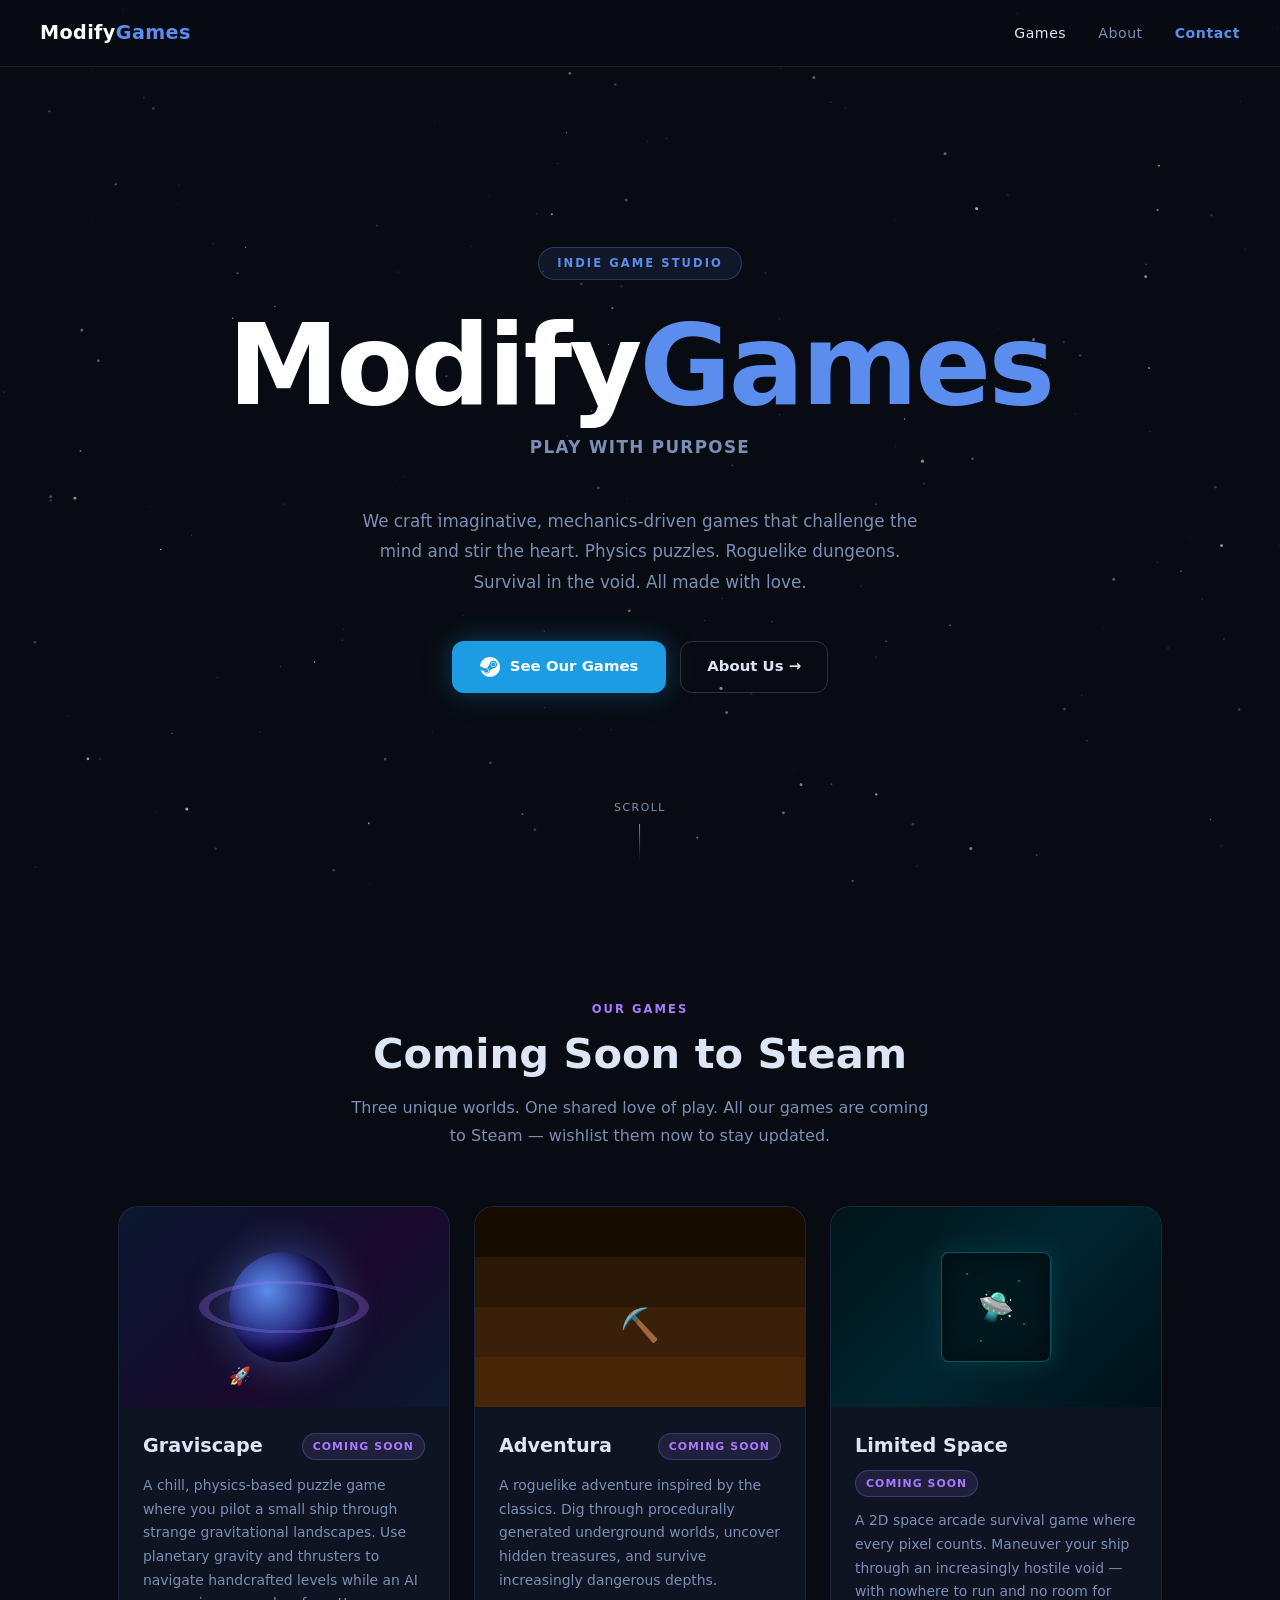
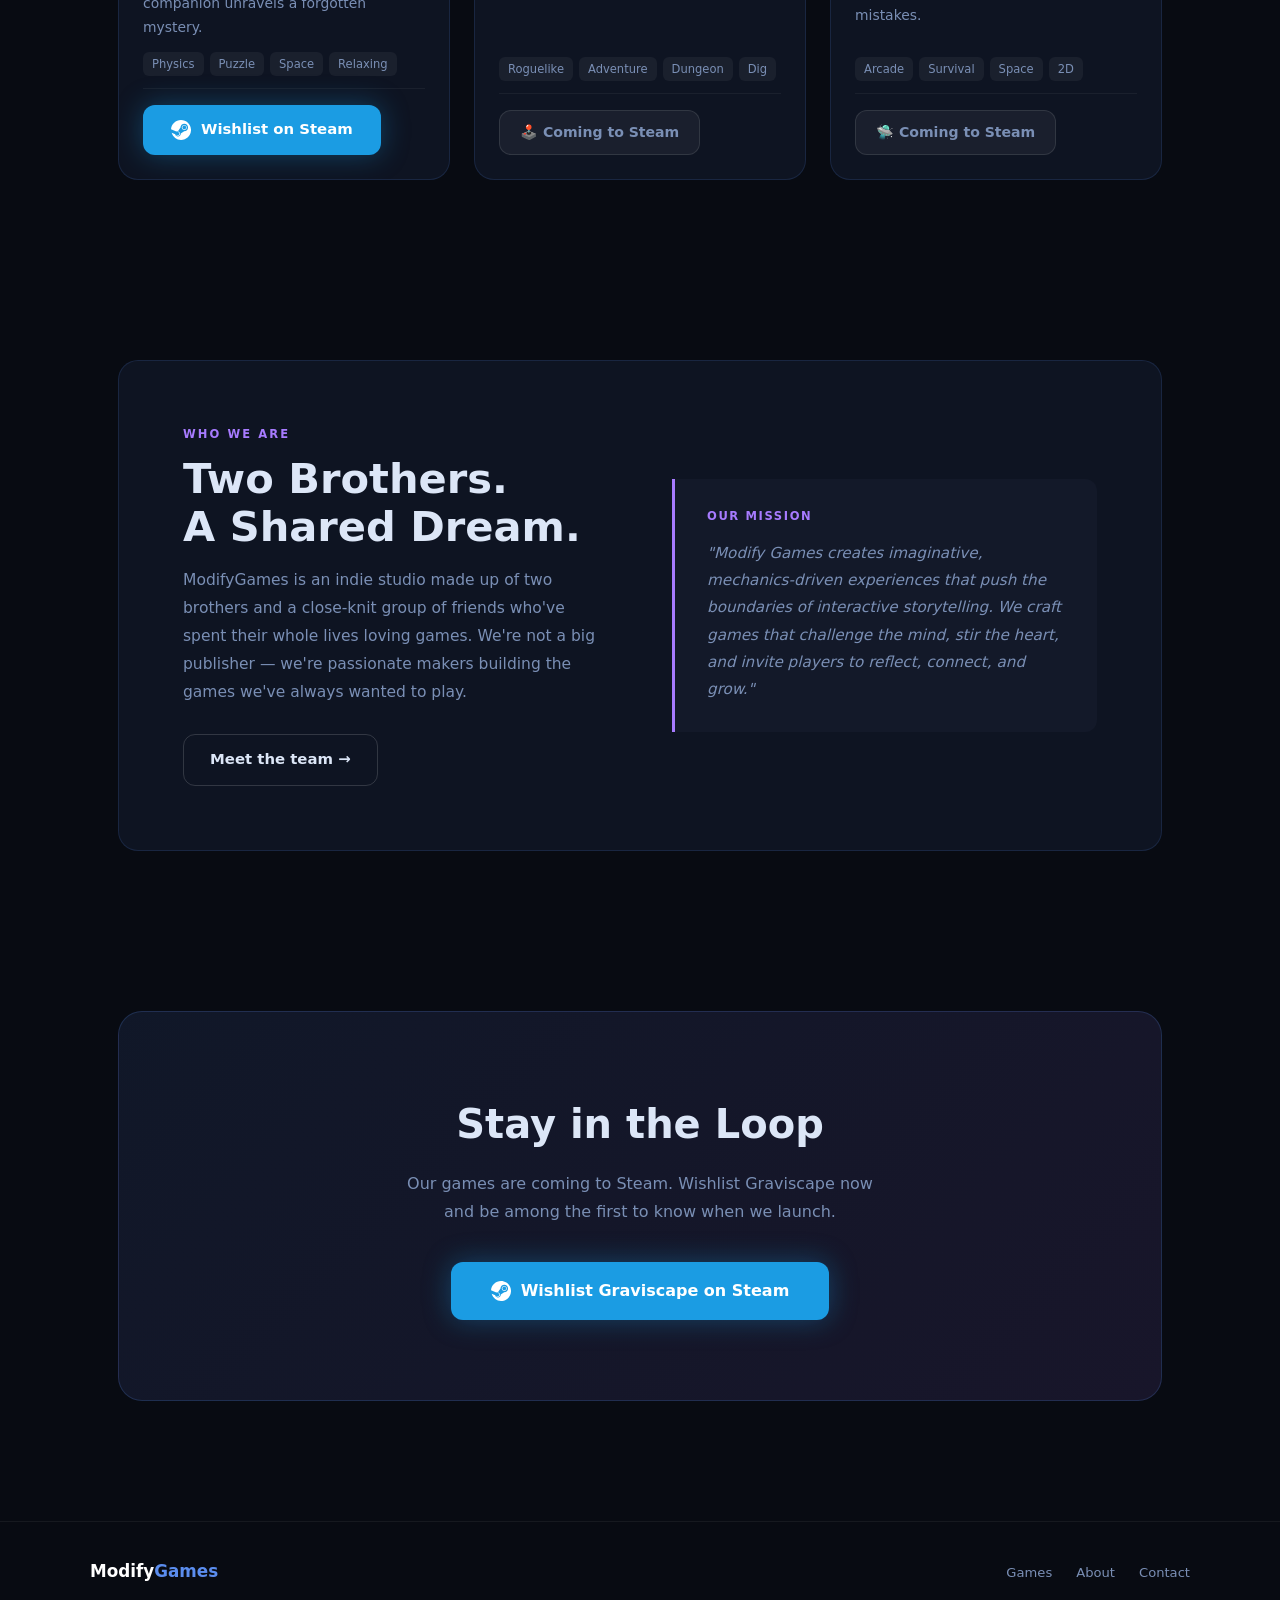
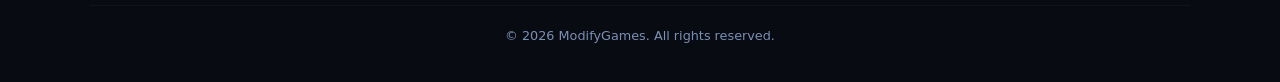
<file: index.html>
<!DOCTYPE html>
<html lang="en">
<head>
  <meta charset="UTF-8" />
  <meta name="viewport" content="width=device-width, initial-scale=1.0" />
  <title>ModifyGames — Play with Purpose</title>
  <link rel="stylesheet" href="css/base.css" />
  <link rel="stylesheet" href="css/home.css" />
</head>
<body>

<!-- Fixed starfield background (animated by js/stars.js) -->
<canvas id="stars"></canvas>


<!-- ============================================================
     NAVIGATION
     Edit nav links and logo in base.css + below
     ============================================================ -->
<nav>
  <div class="nav-inner">
    <a href="index.html" class="nav-logo">Modify<span>Games</span></a>

    <ul class="nav-links">
      <li><a href="#games" class="active">Games</a></li>
      <li><a href="about.html">About</a></li>
      <li class="nav-highlight"><a href="contact.html">Contact</a></li>
    </ul>

    <button class="nav-hamburger" id="nav-hamburger" aria-label="Open menu" aria-expanded="false">
      <span></span>
      <span></span>
      <span></span>
    </button>
  </div>

  <!-- Mobile dropdown menu -->
  <div class="nav-mobile" id="nav-mobile">
    <a href="#games">Games</a>
    <a href="about.html">About</a>
    <a href="contact.html">Contact</a>
  </div>
</nav>


<!-- ============================================================
     HERO TEXT
     Edit: eyebrow label, headline, tagline, description, buttons
     ============================================================ -->
<section class="hero">

  <!-- Small label above headline -->
  <span class="hero-eyebrow">Indie Game Studio</span>

  <!-- Main headline -->
  <h1><span>Modify</span><span class="hero-games">Games</span></h1>

  <!-- Slogan / tagline -->
  <p class="hero-tagline">Play with Purpose</p>

  <!-- Supporting description -->
  <p>
    We craft imaginative, mechanics-driven games that challenge the mind
    and stir the heart. Physics puzzles. Roguelike dungeons. Survival in
    the void. All made with love.
  </p>

  <!-- Call-to-action buttons -->
  <div class="btn-group">
    <a href="#games" class="btn-steam">
      <!-- Steam icon SVG -->
      <svg class="steam-icon" viewBox="0 0 24 24" xmlns="http://www.w3.org/2000/svg">
        <path d="M11.979 0C5.678 0 .511 4.86.022 11.037l6.432 2.658c.545-.371 1.203-.59 1.912-.59.063 0 .125.004.188.006l2.861-4.142V8.91c0-2.495 2.028-4.524 4.524-4.524 2.494 0 4.524 2.031 4.524 4.527s-2.03 4.525-4.524 4.525h-.105l-4.076 2.911c0 .052.004.105.004.159 0 1.875-1.515 3.396-3.391 3.396-1.635 0-3.016-1.173-3.338-2.727L.783 15.392C2.348 20.405 6.796 24 12.027 24c6.628 0 11.99-5.362 11.99-11.99C24.017 5.363 18.628 0 11.979 0zM7.54 18.21l-1.473-.61c.262.543.714.999 1.314 1.25 1.297.539 2.793-.076 3.332-1.375.263-.63.264-1.319.005-1.949s-.75-1.121-1.377-1.383c-.624-.26-1.29-.249-1.878-.03l1.523.63c.956.4 1.409 1.5 1.009 2.455-.397.957-1.497 1.41-2.455 1.012H7.54zm11.415-9.303c0-1.662-1.353-3.015-3.015-3.015-1.665 0-3.015 1.353-3.015 3.015 0 1.665 1.35 3.015 3.015 3.015 1.663 0 3.015-1.35 3.015-3.015zm-5.273-.005c0-1.252 1.013-2.266 2.265-2.266 1.249 0 2.266 1.014 2.266 2.266 0 1.251-1.017 2.265-2.266 2.265-1.252 0-2.265-1.014-2.265-2.265z"/>
      </svg>
      See Our Games
    </a>
    <a href="about.html" class="btn-secondary">About Us →</a>
  </div>

  <!-- Scroll indicator arrow -->
  <a href="#games" class="scroll-hint" aria-label="Scroll down">scroll</a>

</section>


<!-- ============================================================
     GAMES SECTION
     Edit individual game cards below.
     Each game block is clearly labelled — find the game you want
     to edit and change the title, description, tags, or links.
     ============================================================ -->
<section class="games-section" id="games">
  <div class="container">

    <!-- Section heading -->
    <div class="text-center">
      <span class="section-eyebrow">Our Games</span>
      <h2 class="section-title">Coming Soon to Steam</h2>
      <p class="section-subtitle">
        Three unique worlds. One shared love of play.
        All our games are coming to Steam — wishlist them now to stay updated.
      </p>
    </div>

    <!-- Games grid — 3 cards -->
    <div class="games-grid">


      <!-- ── GAME CARD: GRAVISCAPE ─────────────────────────────── -->
      <div class="game-card">

        <!-- Visual illustration area -->
        <div class="game-visual game-visual--graviscape">
          <div class="planet-wrap">
            <div class="planet"></div>
            <div class="planet-ring"></div>
            <span class="ship-orbit">🚀</span>
          </div>
        </div>

        <div class="game-info">
          <div class="game-header">
            <!-- Game title -->
            <h3 class="game-title">Graviscape</h3>
            <!-- Status badge -->
            <span class="game-status game-status--soon">Coming Soon</span>
          </div>

          <!-- Short description (1-3 sentences) -->
          <p class="game-desc">
            A chill, physics-based puzzle game where you pilot a small ship
            through strange gravitational landscapes. Use planetary gravity
            and thrusters to navigate handcrafted levels while an AI companion
            unravels a forgotten mystery.
          </p>

          <!-- Genre tags -->
          <div class="game-tags">
            <span class="tag">Physics</span>
            <span class="tag">Puzzle</span>
            <span class="tag">Space</span>
            <span class="tag">Relaxing</span>
          </div>

          <!-- Steam link — replace href with actual Steam URL -->
          <div class="game-footer">
            <a href="https://store.steampowered.com/app/3608000/Graviscape/"
               target="_blank" rel="noopener" class="btn-steam">
              <svg class="steam-icon" viewBox="0 0 24 24" xmlns="http://www.w3.org/2000/svg">
                <path d="M11.979 0C5.678 0 .511 4.86.022 11.037l6.432 2.658c.545-.371 1.203-.59 1.912-.59.063 0 .125.004.188.006l2.861-4.142V8.91c0-2.495 2.028-4.524 4.524-4.524 2.494 0 4.524 2.031 4.524 4.527s-2.03 4.525-4.524 4.525h-.105l-4.076 2.911c0 .052.004.105.004.159 0 1.875-1.515 3.396-3.391 3.396-1.635 0-3.016-1.173-3.338-2.727L.783 15.392C2.348 20.405 6.796 24 12.027 24c6.628 0 11.99-5.362 11.99-11.99C24.017 5.363 18.628 0 11.979 0zM7.54 18.21l-1.473-.61c.262.543.714.999 1.314 1.25 1.297.539 2.793-.076 3.332-1.375.263-.63.264-1.319.005-1.949s-.75-1.121-1.377-1.383c-.624-.26-1.29-.249-1.878-.03l1.523.63c.956.4 1.409 1.5 1.009 2.455-.397.957-1.497 1.41-2.455 1.012H7.54zm11.415-9.303c0-1.662-1.353-3.015-3.015-3.015-1.665 0-3.015 1.353-3.015 3.015 0 1.665 1.35 3.015 3.015 3.015 1.663 0 3.015-1.35 3.015-3.015zm-5.273-.005c0-1.252 1.013-2.266 2.265-2.266 1.249 0 2.266 1.014 2.266 2.266 0 1.251-1.017 2.265-2.266 2.265-1.252 0-2.265-1.014-2.265-2.265z"/>
              </svg>
              Wishlist on Steam
            </a>
          </div>
        </div>
      </div>
      <!-- ── END GRAVISCAPE ──────────────────────────────────────── -->


      <!-- ── GAME CARD: ADVENTURA ──────────────────────────────── -->
      <div class="game-card">

        <!-- Visual illustration area -->
        <div class="game-visual game-visual--adventura">
          <div class="dig-scene">
            <div class="dig-layer"></div>
            <div class="dig-layer"></div>
            <div class="dig-layer"></div>
            <div class="dig-layer"></div>
            <span class="dig-char">⛏️</span>
          </div>
        </div>

        <div class="game-info">
          <div class="game-header">
            <!-- Game title -->
            <h3 class="game-title">Adventura</h3>
            <!-- Status badge -->
            <span class="game-status game-status--soon">Coming Soon</span>
          </div>

          <!-- Short description (1-3 sentences) -->
          <p class="game-desc">
            A roguelike adventure inspired by the classics. Dig through
            procedurally generated underground worlds, uncover hidden
            treasures, and survive increasingly dangerous depths.
          </p>

          <!-- Genre tags -->
          <div class="game-tags">
            <span class="tag">Roguelike</span>
            <span class="tag">Adventure</span>
            <span class="tag">Dungeon</span>
            <span class="tag">Dig</span>
          </div>

          <!-- No Steam link yet — update href and swap to btn-steam when available -->
          <div class="game-footer">
            <span class="btn-coming-soon">🕹️ Coming to Steam</span>
          </div>
        </div>
      </div>
      <!-- ── END ADVENTURA ───────────────────────────────────────── -->


      <!-- ── GAME CARD: LIMITED SPACE ──────────────────────────── -->
      <div class="game-card">

        <!-- Visual illustration area -->
        <div class="game-visual game-visual--limitedspace">
          <div class="space-box">
            <!-- Scattered micro-stars inside the box -->
            <span class="space-star" style="top: 18%; left: 22%;"></span>
            <span class="space-star" style="top: 65%; left: 75%;"></span>
            <span class="space-star" style="top: 40%; left: 55%;"></span>
            <span class="space-star" style="top: 80%; left: 35%;"></span>
            <span class="space-star" style="top: 25%; left: 70%;"></span>
            <span class="space-ship">🛸</span>
          </div>
        </div>

        <div class="game-info">
          <div class="game-header">
            <!-- Game title -->
            <h3 class="game-title">Limited Space</h3>
            <!-- Status badge -->
            <span class="game-status game-status--soon">Coming Soon</span>
          </div>

          <!-- Short description (1-3 sentences) -->
          <p class="game-desc">
            A 2D space arcade survival game where every pixel counts.
            Maneuver your ship through an increasingly hostile void —
            with nowhere to run and no room for mistakes.
          </p>

          <!-- Genre tags -->
          <div class="game-tags">
            <span class="tag">Arcade</span>
            <span class="tag">Survival</span>
            <span class="tag">Space</span>
            <span class="tag">2D</span>
          </div>

          <!-- No Steam link yet — update href and swap to btn-steam when available -->
          <div class="game-footer">
            <span class="btn-coming-soon">🛸 Coming to Steam</span>
          </div>
        </div>
      </div>
      <!-- ── END LIMITED SPACE ───────────────────────────────────── -->


    </div><!-- /games-grid -->
  </div><!-- /container -->
</section>


<!-- ============================================================
     ABOUT TEASER TEXT
     Edit the heading, body text, and mission quote below.
     For the full About page, edit about.html.
     ============================================================ -->
<section class="about-teaser">
  <div class="container">
    <div class="about-teaser-inner">

      <!-- Left column: intro text -->
      <div class="about-teaser-text">
        <span class="section-eyebrow">Who We Are</span>
        <h2 class="section-title">Two Brothers.<br/>A Shared Dream.</h2>
        <p>
          ModifyGames is an indie studio made up of two brothers and a close-knit
          group of friends who've spent their whole lives loving games. We're not
          a big publisher — we're passionate makers building the games we've always
          wanted to play.
        </p>
        <a href="about.html" class="btn-secondary">Meet the team →</a>
      </div>

      <!-- Right column: mission statement pull-quote -->
      <div class="mission-quote">
        <p>Our Mission</p>
        <blockquote>
          "Modify Games creates imaginative, mechanics-driven experiences that push the
          boundaries of interactive storytelling. We craft games that challenge the mind,
          stir the heart, and invite players to reflect, connect, and grow."
        </blockquote>
      </div>

    </div>
  </div>
</section>


<!-- ============================================================
     CTA TEXT
     Edit the headline, sub-text, and button label below.
     ============================================================ -->
<section class="cta-section">
  <div class="container">
    <div class="cta-banner">

      <!-- CTA headline -->
      <h2>Stay in the Loop</h2>

      <!-- CTA supporting text -->
      <p>
        Our games are coming to Steam. Wishlist Graviscape now and be among
        the first to know when we launch.
      </p>

      <!-- CTA button — links to Graviscape Steam page -->
      <a href="https://store.steampowered.com/app/3608000/Graviscape/"
         target="_blank" rel="noopener" class="btn-steam" style="font-size:1rem; padding:16px 40px;">
        <svg class="steam-icon" viewBox="0 0 24 24" xmlns="http://www.w3.org/2000/svg">
          <path d="M11.979 0C5.678 0 .511 4.86.022 11.037l6.432 2.658c.545-.371 1.203-.59 1.912-.59.063 0 .125.004.188.006l2.861-4.142V8.91c0-2.495 2.028-4.524 4.524-4.524 2.494 0 4.524 2.031 4.524 4.527s-2.03 4.525-4.524 4.525h-.105l-4.076 2.911c0 .052.004.105.004.159 0 1.875-1.515 3.396-3.391 3.396-1.635 0-3.016-1.173-3.338-2.727L.783 15.392C2.348 20.405 6.796 24 12.027 24c6.628 0 11.99-5.362 11.99-11.99C24.017 5.363 18.628 0 11.979 0zM7.54 18.21l-1.473-.61c.262.543.714.999 1.314 1.25 1.297.539 2.793-.076 3.332-1.375.263-.63.264-1.319.005-1.949s-.75-1.121-1.377-1.383c-.624-.26-1.29-.249-1.878-.03l1.523.63c.956.4 1.409 1.5 1.009 2.455-.397.957-1.497 1.41-2.455 1.012H7.54zm11.415-9.303c0-1.662-1.353-3.015-3.015-3.015-1.665 0-3.015 1.353-3.015 3.015 0 1.665 1.35 3.015 3.015 3.015 1.663 0 3.015-1.35 3.015-3.015zm-5.273-.005c0-1.252 1.013-2.266 2.265-2.266 1.249 0 2.266 1.014 2.266 2.266 0 1.251-1.017 2.265-2.266 2.265-1.252 0-2.265-1.014-2.265-2.265z"/>
        </svg>
        Wishlist Graviscape on Steam
      </a>

    </div>
  </div>
</section>


<!-- ============================================================
     FOOTER
     Edit links and copyright text below.
     ============================================================ -->
<footer>
  <div class="footer-inner">
    <a href="index.html" class="footer-logo">Modify<span>Games</span></a>
    <ul class="footer-links">
      <li><a href="#games">Games</a></li>
      <li><a href="about.html">About</a></li>
      <li><a href="contact.html">Contact</a></li>
    </ul>
    <p class="footer-copy">&copy; 2026 ModifyGames. All rights reserved.</p>
  </div>
</footer>


<script src="js/stars.js"></script>
<script src="js/nav.js"></script>
</body>
</html>
</file>
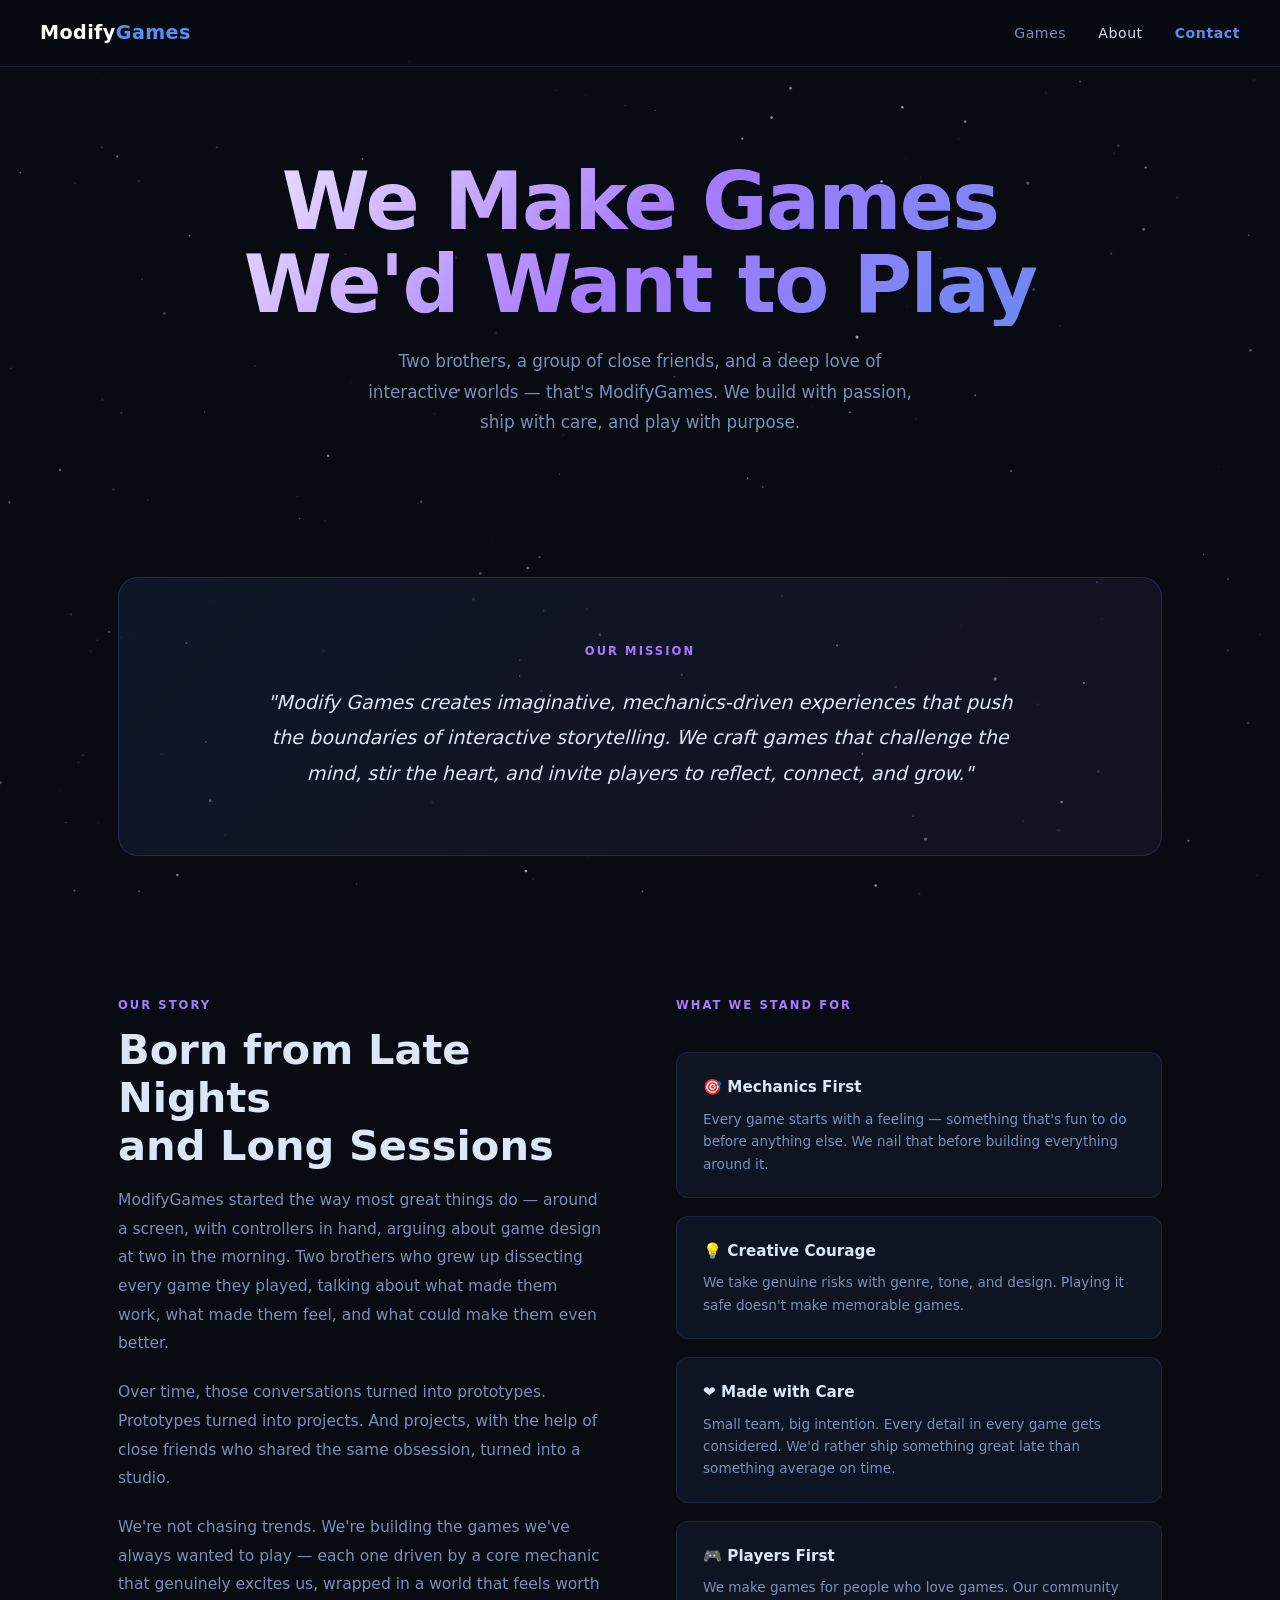
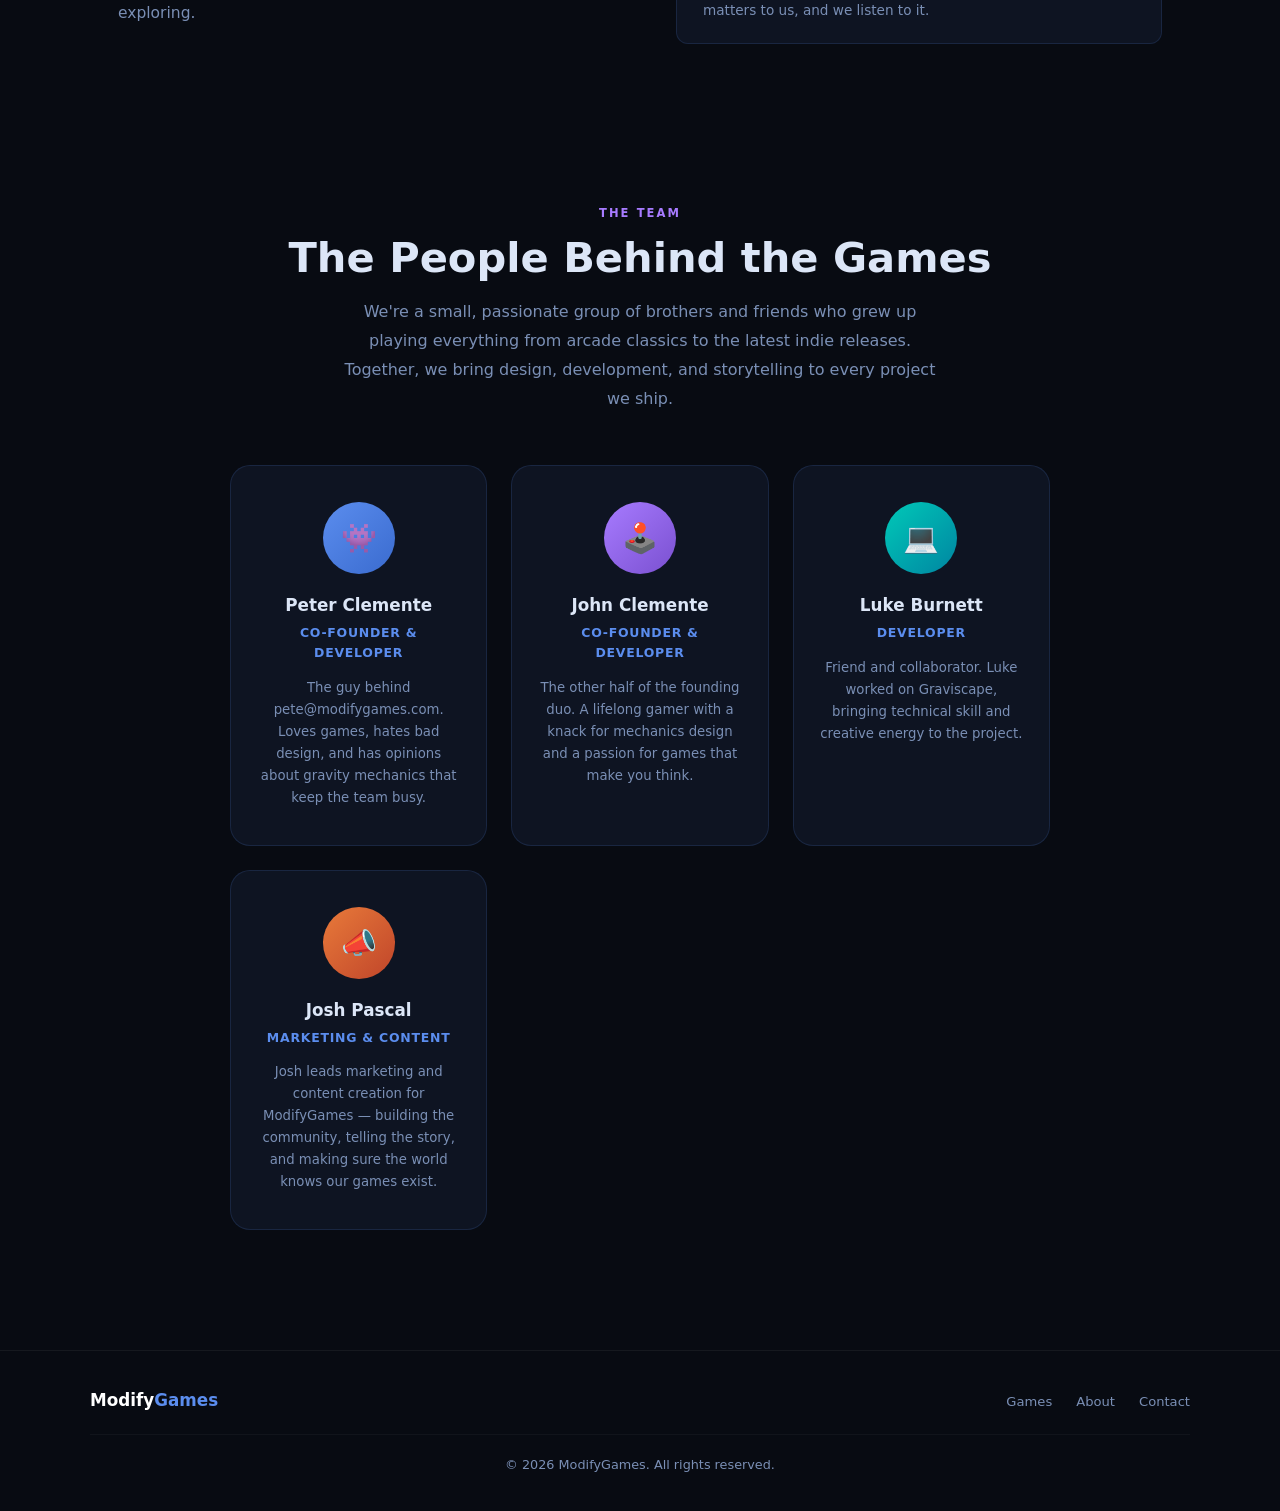
<file: about.html>
<!DOCTYPE html>
<html lang="en">
<head>
  <meta charset="UTF-8" />
  <meta name="viewport" content="width=device-width, initial-scale=1.0" />
  <title>About Us — ModifyGames</title>
  <link rel="stylesheet" href="css/base.css" />
  <link rel="stylesheet" href="css/about.css" />
</head>
<body>

<!-- Fixed starfield background -->
<canvas id="stars"></canvas>


<!-- ============================================================
     NAVIGATION
     ============================================================ -->
<nav>
  <div class="nav-inner">
    <a href="index.html" class="nav-logo">Modify<span>Games</span></a>

    <ul class="nav-links">
      <li><a href="index.html#games">Games</a></li>
      <li><a href="about.html" class="active">About</a></li>
      <li class="nav-highlight"><a href="contact.html">Contact</a></li>
    </ul>

    <button class="nav-hamburger" id="nav-hamburger" aria-label="Open menu" aria-expanded="false">
      <span></span>
      <span></span>
      <span></span>
    </button>
  </div>

  <div class="nav-mobile" id="nav-mobile">
    <a href="index.html#games">Games</a>
    <a href="about.html">About</a>
    <a href="contact.html">Contact</a>
  </div>
</nav>


<!-- ============================================================
     ABOUT HERO TEXT
     Edit: headline and supporting description below.
     ============================================================ -->
<section class="about-hero">
  <div class="container">

    <!-- Page headline -->
    <h1>We Make Games<br/>We'd Want to Play</h1>

    <!-- Supporting description -->
    <p>
      Two brothers, a group of close friends, and a deep love of interactive worlds —
      that's ModifyGames. We build with passion, ship with care, and play with purpose.
    </p>

  </div>
</section>


<!-- ============================================================
     MISSION TEXT
     Edit: the mission statement quote below.
     ============================================================ -->
<section class="mission-section">
  <div class="container">
    <div class="mission-card">

      <span class="section-eyebrow">Our Mission</span>

      <!-- Mission statement — edit this text -->
      <p class="mission-statement">
        "Modify Games creates imaginative, mechanics-driven experiences that push the
        boundaries of interactive storytelling. We craft games that challenge the mind,
        stir the heart, and invite players to reflect, connect, and grow."
      </p>

    </div>
  </div>
</section>


<!-- ============================================================
     STORY TEXT
     Edit: the paragraphs in .story-text and the value cards.
     ============================================================ -->
<section class="story-section">
  <div class="container">
    <div class="story-inner">

      <!-- Left column: story paragraphs -->
      <div class="story-text">
        <span class="section-eyebrow">Our Story</span>
        <h2 class="section-title">Born from Late Nights<br/>and Long Sessions</h2>

        <!-- Edit paragraph text here -->
        <p>
          ModifyGames started the way most great things do — around a screen, with
          controllers in hand, arguing about game design at two in the morning. Two brothers
          who grew up dissecting every game they played, talking about what made them work,
          what made them feel, and what could make them even better.
        </p>
        <p>
          Over time, those conversations turned into prototypes. Prototypes turned into
          projects. And projects, with the help of close friends who shared the same
          obsession, turned into a studio.
        </p>
        <p>
          We're not chasing trends. We're building the games we've always wanted to
          play — each one driven by a core mechanic that genuinely excites us, wrapped
          in a world that feels worth exploring.
        </p>
      </div>

      <!-- Right column: company values -->
      <div class="story-values">
        <span class="section-eyebrow" style="margin-bottom: 20px;">What We Stand For</span>

        <!-- Edit each value card title, icon, and description -->

        <div class="value-card">
          <h3>🎯 Mechanics First</h3>
          <p>Every game starts with a feeling — something that's fun to do before anything else. We nail that before building everything around it.</p>
        </div>

        <div class="value-card">
          <h3>💡 Creative Courage</h3>
          <p>We take genuine risks with genre, tone, and design. Playing it safe doesn't make memorable games.</p>
        </div>

        <div class="value-card">
          <h3>❤️ Made with Care</h3>
          <p>Small team, big intention. Every detail in every game gets considered. We'd rather ship something great late than something average on time.</p>
        </div>

        <div class="value-card">
          <h3>🎮 Players First</h3>
          <p>We make games for people who love games. Our community matters to us, and we listen to it.</p>
        </div>

      </div>

    </div>
  </div>
</section>


<!-- ============================================================
     TEAM MEMBERS
     Edit: names, roles, bios, and avatar emojis for each card.
     To add a team member: copy a .team-card block and paste it.
     To remove one: delete the entire .team-card block.
     ============================================================ -->
<section class="team-section">
  <div class="container">

    <div class="text-center">
      <span class="section-eyebrow">The Team</span>
      <h2 class="section-title">The People Behind the Games</h2>
    </div>

    <!-- Supporting intro text -->
    <p class="team-intro">
      We're a small, passionate group of brothers and friends who grew up playing
      everything from arcade classics to the latest indie releases. Together, we bring
      design, development, and storytelling to every project we ship.
    </p>

    <div class="team-grid">

      <!-- ── TEAM MEMBER 1 ── Edit name, role, bio, emoji -->
      <div class="team-card">
        <div class="team-avatar team-avatar--1">👾</div>
        <p class="team-name">Peter Clemente</p>
        <p class="team-role">Co-founder &amp; Developer</p>
        <p class="team-bio">
          The guy behind pete@modifygames.com. Loves games, hates bad design,
          and has opinions about gravity mechanics that keep the team busy.
        </p>
      </div>

      <!-- ── TEAM MEMBER 2 ── Edit name, role, bio, emoji -->
      <div class="team-card">
        <div class="team-avatar team-avatar--2">🕹️</div>
        <p class="team-name">John Clemente</p>
        <p class="team-role">Co-founder &amp; Developer</p>
        <p class="team-bio">
          The other half of the founding duo. A lifelong gamer with a knack
          for mechanics design and a passion for games that make you think.
        </p>
      </div>

      <!-- ── TEAM MEMBER 3 ── Edit name, role, bio, emoji -->
      <div class="team-card">
        <div class="team-avatar team-avatar--3">💻</div>
        <p class="team-name">Luke Burnett</p>
        <p class="team-role">Developer</p>
        <p class="team-bio">
          Friend and collaborator. Luke worked on Graviscape, bringing technical
          skill and creative energy to the project.
        </p>
      </div>

      <!-- ── TEAM MEMBER 4 ── Edit name, role, bio, emoji -->
      <div class="team-card">
        <div class="team-avatar team-avatar--4">📣</div>
        <p class="team-name">Josh Pascal</p>
        <p class="team-role">Marketing &amp; Content</p>
        <p class="team-bio">
          Josh leads marketing and content creation for ModifyGames — building
          the community, telling the story, and making sure the world knows
          our games exist.
        </p>
      </div>

    </div><!-- /team-grid -->
  </div>
</section>


<!-- ============================================================
     FOOTER
     ============================================================ -->
<footer>
  <div class="footer-inner">
    <a href="index.html" class="footer-logo">Modify<span>Games</span></a>
    <ul class="footer-links">
      <li><a href="index.html#games">Games</a></li>
      <li><a href="about.html">About</a></li>
      <li><a href="contact.html">Contact</a></li>
    </ul>
    <p class="footer-copy">&copy; 2026 ModifyGames. All rights reserved.</p>
  </div>
</footer>


<script src="js/stars.js"></script>
<script src="js/nav.js"></script>
</body>
</html>
</file>
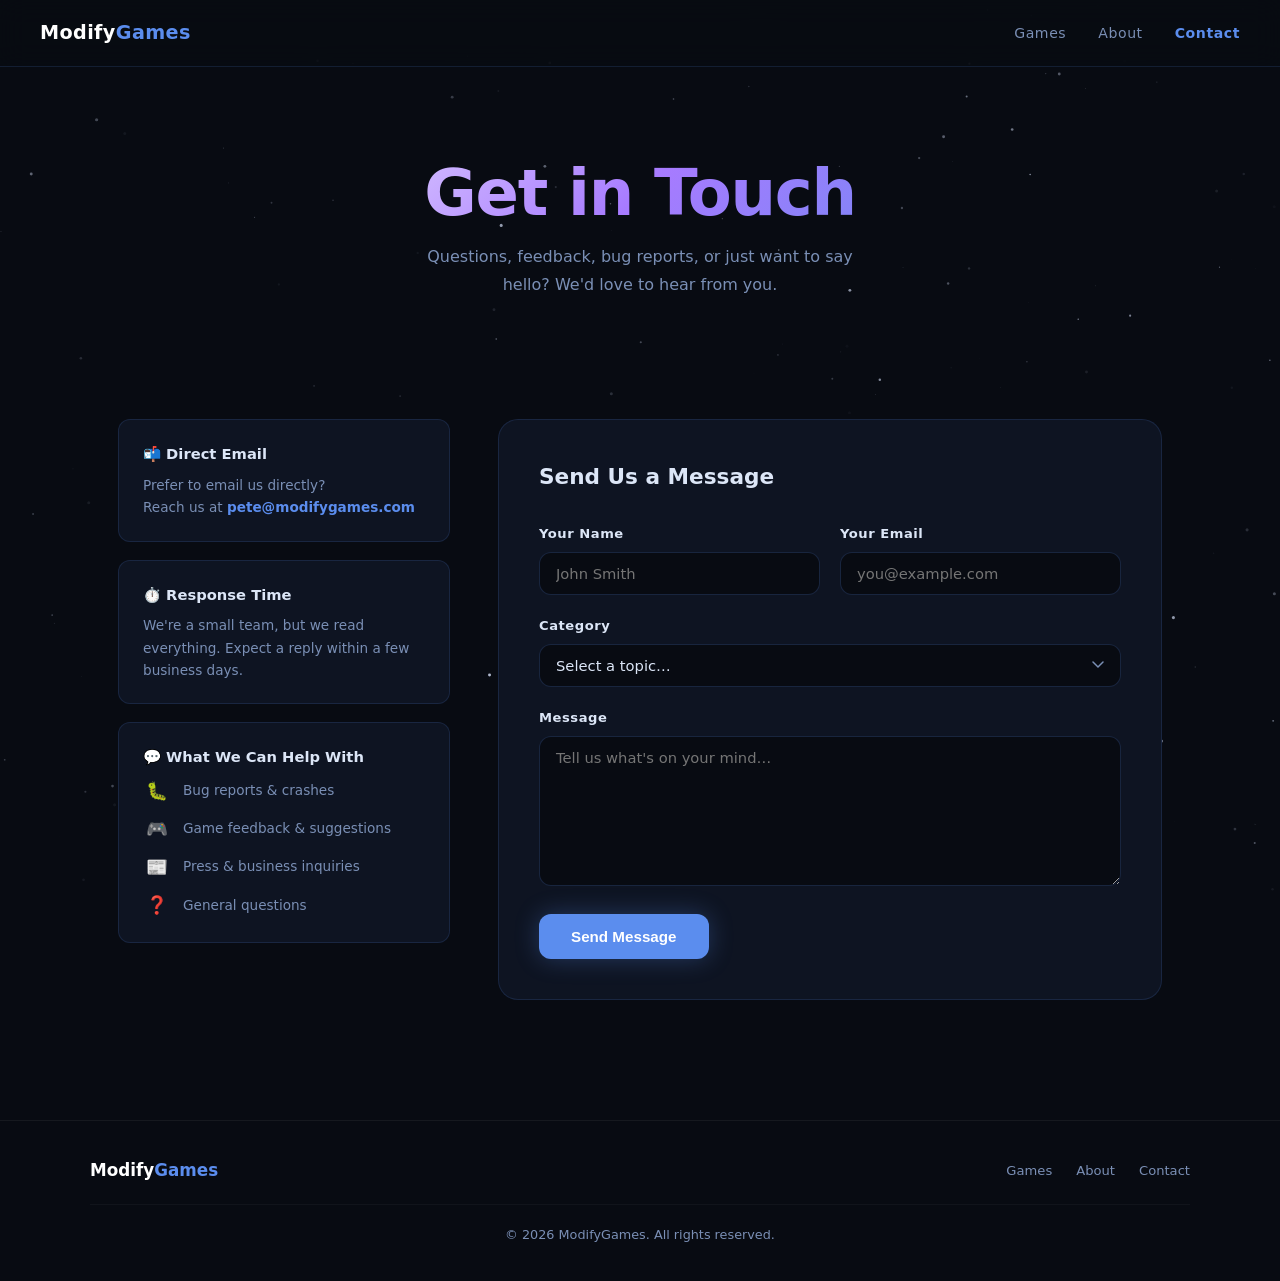
<file: contact.html>
<!DOCTYPE html>
<html lang="en">
<head>
  <meta charset="UTF-8" />
  <meta name="viewport" content="width=device-width, initial-scale=1.0" />
  <title>Contact — ModifyGames</title>
  <link rel="stylesheet" href="css/base.css" />
  <link rel="stylesheet" href="css/contact.css" />
</head>
<body>

<!-- Fixed starfield background -->
<canvas id="stars"></canvas>


<!-- ============================================================
     NAVIGATION
     ============================================================ -->
<nav>
  <div class="nav-inner">
    <a href="index.html" class="nav-logo">Modify<span>Games</span></a>

    <ul class="nav-links">
      <li><a href="index.html#games">Games</a></li>
      <li><a href="about.html">About</a></li>
      <li class="nav-highlight"><a href="contact.html" class="active">Contact</a></li>
    </ul>

    <button class="nav-hamburger" id="nav-hamburger" aria-label="Open menu" aria-expanded="false">
      <span></span>
      <span></span>
      <span></span>
    </button>
  </div>

  <div class="nav-mobile" id="nav-mobile">
    <a href="index.html#games">Games</a>
    <a href="about.html">About</a>
    <a href="contact.html">Contact</a>
  </div>
</nav>


<!-- ============================================================
     CONTACT HERO TEXT
     Edit: page headline and supporting description below.
     ============================================================ -->
<section class="contact-hero">
  <div class="container">

    <!-- Page headline -->
    <h1>Get in Touch</h1>

    <!-- Supporting description -->
    <p>
      Questions, feedback, bug reports, or just want to say hello?
      We'd love to hear from you.
    </p>

  </div>
</section>


<!-- ============================================================
     CONTACT SECTION
     ============================================================ -->
<section class="contact-section">
  <div class="container">
    <div class="contact-inner">


      <!-- ── SIDEBAR INFO ──────────────────────────────────────────
           Edit: contact details, topics list.
           ──────────────────────────────────────────────────────── -->
      <aside class="contact-sidebar">

        <!-- Direct email card -->
        <div class="contact-info-card">
          <h3>📬 Direct Email</h3>
          <p>
            Prefer to email us directly?<br/>
            Reach us at
            <!-- Edit email address here -->
            <a href="mailto:pete@modifygames.com">pete@modifygames.com</a>
          </p>
        </div>

        <!-- Response time card -->
        <div class="contact-info-card">
          <h3>⏱️ Response Time</h3>
          <p>
            <!-- Edit response time expectation here -->
            We're a small team, but we read everything.
            Expect a reply within a few business days.
          </p>
        </div>

        <!-- What you can ask about -->
        <div class="contact-info-card">
          <h3>💬 What We Can Help With</h3>
          <div class="contact-topics">
            <!-- Edit topic list here — add or remove items as needed -->
            <div class="contact-topic">
              <span class="topic-icon">🐛</span>
              <span>Bug reports &amp; crashes</span>
            </div>
            <div class="contact-topic">
              <span class="topic-icon">🎮</span>
              <span>Game feedback &amp; suggestions</span>
            </div>
            <div class="contact-topic">
              <span class="topic-icon">📰</span>
              <span>Press &amp; business inquiries</span>
            </div>
            <div class="contact-topic">
              <span class="topic-icon">❓</span>
              <span>General questions</span>
            </div>
          </div>
        </div>

      </aside>


      <!-- ── CONTACT FORM ──────────────────────────────────────────
           Submissions are handled by js/contact.js.
           Email destination: pete@modifygames.com (set via Formspree).
           See js/contact.js for setup instructions.
           ──────────────────────────────────────────────────────── -->
      <div class="contact-form-wrap">
        <h2>Send Us a Message</h2>

        <form id="contact-form" novalidate>

          <!-- Two-column row: Name + Email -->
          <div class="form-grid">

            <div class="form-group">
              <label for="name">Your Name</label>
              <input
                type="text"
                id="name"
                name="name"
                placeholder="John Smith"
                required
              />
            </div>

            <div class="form-group">
              <label for="email">Your Email</label>
              <input
                type="email"
                id="email"
                name="email"
                placeholder="you@example.com"
                required
              />
            </div>

            <!-- Category dropdown — edit the options as needed -->
            <div class="form-group full">
              <label for="category">Category</label>
              <select id="category" name="category" required>
                <option value="" disabled selected>Select a topic…</option>
                <option value="bug">Bug Report / Technical Issue</option>
                <option value="feedback">Game Feedback</option>
                <option value="press">Press &amp; Business</option>
                <option value="general">General Inquiry</option>
                <option value="other">Other</option>
              </select>
            </div>

            <!-- Message textarea -->
            <div class="form-group full">
              <label for="message">Message</label>
              <textarea
                id="message"
                name="message"
                placeholder="Tell us what's on your mind…"
                required
              ></textarea>
            </div>

          </div><!-- /form-grid -->

          <!-- Submit button -->
          <div>
            <button type="submit" class="btn-submit" id="submit-btn">
              Send Message
            </button>
          </div>

          <!-- Success / error message (shown by js/contact.js) -->
          <div id="form-feedback" class="form-feedback"></div>

        </form>
      </div>
      <!-- ── END FORM ───────────────────────────────────────────── -->


    </div><!-- /contact-inner -->
  </div><!-- /container -->
</section>


<!-- ============================================================
     FOOTER
     ============================================================ -->
<footer>
  <div class="footer-inner">
    <a href="index.html" class="footer-logo">Modify<span>Games</span></a>
    <ul class="footer-links">
      <li><a href="index.html#games">Games</a></li>
      <li><a href="about.html">About</a></li>
      <li><a href="contact.html">Contact</a></li>
    </ul>
    <p class="footer-copy">&copy; 2026 ModifyGames. All rights reserved.</p>
  </div>
</footer>


<script src="js/stars.js"></script>
<script src="js/nav.js"></script>
<script src="js/contact.js"></script>
</body>
</html>
</file>
<file: css/base.css>
/* ================================================================
   BASE STYLES — ModifyGames Website
   Shared variables, reset, layout helpers, nav, footer, buttons.
   ================================================================ */


/* ════════════════════════════════════════════════════════════════
   VARIABLES — Edit colors and spacing here
   ════════════════════════════════════════════════════════════════ */

:root {
  /* Brand colors */
  --bg:        #080b12;      /* Page background */
  --surface:   #0e1422;      /* Card backgrounds */
  --surface2:  #131929;      /* Inset card backgrounds */
  --border:    rgba(91, 141, 238, 0.15);
  --accent:    #5b8dee;      /* Primary blue */
  --accent2:   #a77bff;      /* Secondary purple */
  --text:      #dce6f7;      /* Main text */
  --muted:     #7a8fb5;      /* Secondary text */
  --steam:     #1b9ce3;      /* Steam button blue */

  /* Layout */
  --max-width: 1100px;
  --radius:    12px;
  --radius-lg: 20px;
}


/* ════════════════════════════════════════════════════════════════
   RESET
   ════════════════════════════════════════════════════════════════ */

*, *::before, *::after {
  box-sizing: border-box;
  margin: 0;
  padding: 0;
}

html { scroll-behavior: smooth; }

body {
  font-family: 'Segoe UI', system-ui, sans-serif;
  background: var(--bg);
  color: var(--text);
  overflow-x: hidden;
  line-height: 1.6;
}

img { display: block; max-width: 100%; }
a   { color: inherit; }


/* ════════════════════════════════════════════════════════════════
   LAYOUT HELPERS
   ════════════════════════════════════════════════════════════════ */

.container {
  width: 100%;
  max-width: var(--max-width);
  margin: 0 auto;
  padding: 0 28px;
}


/* ════════════════════════════════════════════════════════════════
   STAR CANVAS — Fixed background starfield (driven by js/stars.js)
   ════════════════════════════════════════════════════════════════ */

#stars {
  position: fixed;
  inset: 0;
  z-index: 0;
  pointer-events: none;
}


/* ════════════════════════════════════════════════════════════════
   SHARED BUTTONS
   ════════════════════════════════════════════════════════════════ */

.btn-steam {
  display: inline-flex;
  align-items: center;
  gap: 10px;
  background: var(--steam);
  color: #fff;
  font-size: 0.93rem;
  font-weight: 700;
  padding: 13px 28px;
  border-radius: var(--radius);
  text-decoration: none;
  border: none;
  cursor: pointer;
  transition: transform 0.2s, box-shadow 0.2s, background 0.2s;
  box-shadow: 0 0 28px rgba(27, 156, 227, 0.35);
}

.btn-steam:hover {
  background: #2ab0ff;
  transform: translateY(-3px);
  box-shadow: 0 0 44px rgba(27, 156, 227, 0.55);
}

.btn-secondary {
  display: inline-flex;
  align-items: center;
  gap: 8px;
  background: transparent;
  color: var(--text);
  font-size: 0.93rem;
  font-weight: 600;
  padding: 13px 26px;
  border-radius: var(--radius);
  text-decoration: none;
  border: 1px solid rgba(255, 255, 255, 0.15);
  cursor: pointer;
  transition: border-color 0.2s, background 0.2s;
}

.btn-secondary:hover {
  border-color: rgba(255, 255, 255, 0.35);
  background: rgba(255, 255, 255, 0.05);
}

/* Steam SVG icon used inside buttons */
.steam-icon {
  width: 20px;
  height: 20px;
  fill: #fff;
  flex-shrink: 0;
}


/* ════════════════════════════════════════════════════════════════
   NAVIGATION
   ════════════════════════════════════════════════════════════════ */

nav {
  position: fixed;
  top: 0; left: 0; right: 0;
  z-index: 100;
  background: rgba(8, 11, 18, 0.82);
  backdrop-filter: blur(14px);
  border-bottom: 1px solid var(--border);
}

.nav-inner {
  display: flex;
  align-items: center;
  justify-content: space-between;
  height: 66px;
  padding: 0 40px;
}

.nav-logo {
  font-size: 1.2rem;
  font-weight: 800;
  letter-spacing: 0.02em;
  color: #fff;
  text-decoration: none;
}

.nav-logo span { color: var(--accent); }

.nav-links {
  display: flex;
  gap: 32px;
  list-style: none;
  align-items: center;
}

.nav-links a {
  color: var(--muted);
  text-decoration: none;
  font-size: 0.88rem;
  letter-spacing: 0.04em;
  transition: color 0.2s;
}

.nav-links a:hover,
.nav-links a.active { color: var(--text); }

/* Highlighted nav link (e.g. "Contact") */
.nav-links .nav-highlight a {
  color: var(--accent);
  font-weight: 600;
}

/* Hamburger button (mobile only) */
.nav-hamburger {
  display: none;
  flex-direction: column;
  gap: 5px;
  cursor: pointer;
  background: none;
  border: none;
  padding: 4px;
}

.nav-hamburger span {
  display: block;
  width: 24px;
  height: 2px;
  background: var(--text);
  border-radius: 2px;
  transition: transform 0.25s, opacity 0.25s;
}

/* Hamburger → X animation */
.nav-hamburger.open span:nth-child(1) { transform: translateY(7px) rotate(45deg); }
.nav-hamburger.open span:nth-child(2) { opacity: 0; }
.nav-hamburger.open span:nth-child(3) { transform: translateY(-7px) rotate(-45deg); }

/* Mobile slide-down menu */
.nav-mobile {
  display: none;
  flex-direction: column;
  border-top: 1px solid var(--border);
  background: rgba(8, 11, 18, 0.97);
}

.nav-mobile.open { display: flex; }

.nav-mobile a {
  display: block;
  padding: 16px 40px;
  color: var(--muted);
  text-decoration: none;
  font-size: 0.95rem;
  border-bottom: 1px solid rgba(255, 255, 255, 0.04);
  transition: color 0.2s, background 0.2s;
}

.nav-mobile a:hover {
  color: var(--text);
  background: rgba(255, 255, 255, 0.03);
}


/* ════════════════════════════════════════════════════════════════
   SHARED SECTION TYPOGRAPHY
   ════════════════════════════════════════════════════════════════ */

.section-eyebrow {
  display: block;
  font-size: 0.72rem;
  font-weight: 700;
  letter-spacing: 0.18em;
  text-transform: uppercase;
  color: var(--accent2);
  margin-bottom: 12px;
}

.section-title {
  font-size: clamp(1.8rem, 4vw, 2.6rem);
  font-weight: 800;
  line-height: 1.15;
  margin-bottom: 16px;
}

.section-subtitle {
  font-size: 1rem;
  color: var(--muted);
  max-width: 580px;
  line-height: 1.75;
}

/* Center all section text */
.text-center { text-align: center; }
.text-center .section-subtitle { margin: 0 auto; }


/* ════════════════════════════════════════════════════════════════
   FOOTER
   ════════════════════════════════════════════════════════════════ */

footer {
  position: relative;
  z-index: 1;
  border-top: 1px solid rgba(255, 255, 255, 0.06);
  padding: 36px 40px;
}

.footer-inner {
  max-width: var(--max-width);
  margin: 0 auto;
  display: flex;
  align-items: center;
  justify-content: space-between;
  flex-wrap: wrap;
  gap: 16px;
}

.footer-logo {
  font-size: 1.05rem;
  font-weight: 800;
  color: #fff;
  text-decoration: none;
}

.footer-logo span { color: var(--accent); }

.footer-links {
  display: flex;
  gap: 24px;
  list-style: none;
}

.footer-links a {
  font-size: 0.82rem;
  color: var(--muted);
  text-decoration: none;
  transition: color 0.2s;
}

.footer-links a:hover { color: var(--text); }

.footer-copy {
  width: 100%;
  text-align: center;
  font-size: 0.8rem;
  color: var(--muted);
  padding-top: 20px;
  margin-top: 4px;
  border-top: 1px solid rgba(255, 255, 255, 0.04);
}


/* ════════════════════════════════════════════════════════════════
   RESPONSIVE BREAKPOINTS
   ════════════════════════════════════════════════════════════════ */

@media (max-width: 768px) {
  .nav-inner      { padding: 0 24px; }
  .nav-links      { display: none; }
  .nav-hamburger  { display: flex; }
  footer          { padding: 28px 24px; }
  .footer-inner   { flex-direction: column; align-items: flex-start; gap: 20px; }
  .footer-copy    { text-align: left; }
}
</file>
<file: css/home.css>
/* ================================================================
   HOME PAGE STYLES — index.html
   ================================================================ */


/* ════════════════════════════════════════════════════════════════
   HERO SECTION
   Edit hero text in index.html inside <!-- HERO TEXT -->
   ════════════════════════════════════════════════════════════════ */

.hero {
  position: relative;
  z-index: 1;
  min-height: 100vh;
  display: flex;
  flex-direction: column;
  align-items: center;
  justify-content: center;
  text-align: center;
  padding: 140px 24px 100px;
}

.hero-eyebrow {
  display: inline-block;
  font-size: 0.72rem;
  font-weight: 700;
  letter-spacing: 0.18em;
  text-transform: uppercase;
  color: var(--accent);
  background: rgba(91, 141, 238, 0.1);
  border: 1px solid rgba(91, 141, 238, 0.3);
  border-radius: 99px;
  padding: 6px 18px;
  margin-bottom: 28px;
}

.hero h1 {
  font-size: clamp(3.2rem, 9vw, 7rem);
  font-weight: 900;
  line-height: 1.02;
  letter-spacing: -0.025em;
  color: #ffffff;
  margin-bottom: 10px;
}

/* "Games" portion of the hero headline — matches nav logo color */
.hero h1 .hero-games {
  color: var(--accent);
}

.hero-tagline {
  font-size: clamp(1rem, 2.5vw, 1.3rem);
  font-weight: 600;
  color: var(--accent2);
  letter-spacing: 0.08em;
  text-transform: uppercase;
  margin-bottom: 22px;
}

.hero p {
  max-width: 560px;
  font-size: 1.05rem;
  line-height: 1.8;
  color: var(--muted);
  margin-bottom: 44px;
}

.btn-group {
  display: flex;
  gap: 14px;
  flex-wrap: wrap;
  justify-content: center;
}

/* Animated scroll indicator */
.scroll-hint {
  position: absolute;
  bottom: 40px;
  left: 50%;
  transform: translateX(-50%);
  display: flex;
  flex-direction: column;
  align-items: center;
  gap: 8px;
  color: var(--muted);
  font-size: 0.68rem;
  letter-spacing: 0.14em;
  text-transform: uppercase;
  text-decoration: none;
  animation: bob 2.4s ease-in-out infinite;
}

.scroll-hint::after {
  content: '';
  display: block;
  width: 1px;
  height: 36px;
  background: linear-gradient(to bottom, var(--muted), transparent);
}

@keyframes bob {
  0%, 100% { transform: translateX(-50%) translateY(0); }
  50%       { transform: translateX(-50%) translateY(8px); }
}


/* ════════════════════════════════════════════════════════════════
   GAMES SECTION
   Edit game text in index.html inside <!-- GAMES SECTION -->
   ════════════════════════════════════════════════════════════════ */

.games-section {
  position: relative;
  z-index: 1;
  padding: 100px 0;
}

.games-grid {
  display: grid;
  grid-template-columns: repeat(3, 1fr);
  gap: 24px;
  margin-top: 56px;
}

/* Individual game card */
.game-card {
  background: var(--surface);
  border: 1px solid var(--border);
  border-radius: var(--radius-lg);
  overflow: hidden;
  display: flex;
  flex-direction: column;
  transition: border-color 0.3s, transform 0.3s, box-shadow 0.3s;
}

.game-card:hover {
  border-color: rgba(91, 141, 238, 0.4);
  transform: translateY(-6px);
  box-shadow: 0 20px 60px rgba(0, 0, 0, 0.4);
}

/* ── Game card visual area ── */
.game-visual {
  height: 200px;
  display: flex;
  align-items: center;
  justify-content: center;
  position: relative;
  overflow: hidden;
}

/* Graviscape: blue-purple space gradient */
.game-visual--graviscape {
  background: linear-gradient(135deg, #0b1830 0%, #1a0a2e 60%, #0a1a2e 100%);
}

/* Adventura: dark earth/dirt gradient */
.game-visual--adventura {
  background: linear-gradient(135deg, #160c00 0%, #2d1a05 50%, #1e1005 100%);
}

/* Limited Space: dark teal void gradient */
.game-visual--limitedspace {
  background: linear-gradient(135deg, #001518 0%, #002530 50%, #001018 100%);
}

/* ── Graviscape: floating planet with orbiting ship ── */
.planet-wrap {
  position: relative;
  width: 110px;
  height: 110px;
}

.planet {
  width: 110px;
  height: 110px;
  border-radius: 50%;
  background: radial-gradient(circle at 35% 35%, #5b8dee, #1a1060 60%, #080420);
  box-shadow: 0 0 40px rgba(91, 141, 238, 0.45), inset -14px -8px 20px rgba(0, 0, 0, 0.6);
  animation: float 5s ease-in-out infinite;
}

.planet-ring {
  position: absolute;
  top: 50%;
  left: 50%;
  transform: translate(-50%, -50%) rotateX(72deg);
  width: 170px;
  height: 170px;
  border-radius: 50%;
  border: 10px solid rgba(167, 123, 255, 0.28);
}

.ship-orbit {
  position: absolute;
  font-size: 1.1rem;
  animation: orbit 6s linear infinite;
  transform-origin: 0 0;
}

@keyframes float {
  0%, 100% { transform: translateY(0); }
  50%       { transform: translateY(-10px); }
}

@keyframes orbit {
  from { transform: rotate(0deg) translateX(82px) rotate(0deg); }
  to   { transform: rotate(360deg) translateX(82px) rotate(-360deg); }
}

/* ── Adventura: layered dig-dug terrain with bouncing explorer ── */
.dig-scene {
  width: 100%;
  height: 100%;
  position: relative;
  display: flex;
  flex-direction: column;
  justify-content: flex-end;
}

.dig-layer { height: 25%; }
.dig-layer:nth-child(1) { background: #160c00; }
.dig-layer:nth-child(2) { background: #2a1705; }
.dig-layer:nth-child(3) { background: #3a2008; }
.dig-layer:nth-child(4) { background: #472608; }

.dig-char {
  position: absolute;
  font-size: 2rem;
  bottom: 28%;
  left: 50%;
  transform: translateX(-50%);
  animation: digBounce 1.6s ease-in-out infinite;
}

@keyframes digBounce {
  0%, 100% { transform: translateX(-50%) translateY(0); }
  50%       { transform: translateX(-50%) translateY(-10px); }
}

/* ── Limited Space: small ship drifting in a confined box ── */
.space-box {
  width: 110px;
  height: 110px;
  border: 1px solid rgba(0, 210, 220, 0.35);
  border-radius: 8px;
  background: rgba(0, 20, 25, 0.7);
  display: flex;
  align-items: center;
  justify-content: center;
  position: relative;
  box-shadow: 0 0 30px rgba(0, 210, 220, 0.12), inset 0 0 30px rgba(0, 0, 0, 0.5);
}

.space-ship {
  font-size: 1.8rem;
  animation: drift 3.5s ease-in-out infinite;
}

.space-star {
  position: absolute;
  width: 2px;
  height: 2px;
  background: rgba(0, 210, 220, 0.6);
  border-radius: 50%;
}

@keyframes drift {
  0%, 100% { transform: translate(0,   0)   rotate(-10deg); }
  33%       { transform: translate(12px, -12px) rotate(8deg);  }
  66%       { transform: translate(-10px, 10px) rotate(-5deg); }
}

/* ── Game card text content ── */
.game-info {
  padding: 24px;
  display: flex;
  flex-direction: column;
  gap: 12px;
  flex: 1;
}

.game-header {
  display: flex;
  align-items: center;
  justify-content: space-between;
  gap: 8px;
  flex-wrap: wrap;
}

.game-title {
  font-size: 1.2rem;
  font-weight: 800;
}

.game-status {
  font-size: 0.68rem;
  font-weight: 700;
  letter-spacing: 0.1em;
  text-transform: uppercase;
  padding: 4px 10px;
  border-radius: 99px;
}

.game-status--soon {
  color: var(--accent2);
  background: rgba(167, 123, 255, 0.12);
  border: 1px solid rgba(167, 123, 255, 0.25);
}

.game-desc {
  font-size: 0.87rem;
  line-height: 1.7;
  color: var(--muted);
  flex: 1;
}

.game-tags {
  display: flex;
  flex-wrap: wrap;
  gap: 6px;
}

.tag {
  font-size: 0.72rem;
  color: var(--muted);
  background: rgba(255, 255, 255, 0.05);
  border-radius: 6px;
  padding: 3px 9px;
}

.game-footer {
  padding-top: 16px;
  margin-top: auto;
  border-top: 1px solid rgba(255, 255, 255, 0.05);
}

/* Disabled / coming soon button variant */
.btn-coming-soon {
  display: inline-flex;
  align-items: center;
  gap: 8px;
  background: rgba(255, 255, 255, 0.05);
  color: var(--muted);
  font-size: 0.88rem;
  font-weight: 600;
  padding: 10px 20px;
  border-radius: var(--radius);
  border: 1px solid rgba(255, 255, 255, 0.1);
  cursor: default;
}


/* ════════════════════════════════════════════════════════════════
   ABOUT TEASER SECTION
   Edit text in index.html inside <!-- ABOUT TEASER TEXT -->
   ════════════════════════════════════════════════════════════════ */

.about-teaser {
  position: relative;
  z-index: 1;
  padding: 80px 0;
}

.about-teaser-inner {
  background: var(--surface);
  border: 1px solid var(--border);
  border-radius: var(--radius-lg);
  padding: 64px;
  display: grid;
  grid-template-columns: 1fr 1fr;
  gap: 64px;
  align-items: center;
}

.about-teaser-text p {
  font-size: 0.97rem;
  line-height: 1.8;
  color: var(--muted);
  margin-top: 16px;
  margin-bottom: 28px;
}

/* Mission statement pull-quote */
.mission-quote {
  background: var(--surface2);
  border-left: 3px solid var(--accent2);
  border-radius: 0 var(--radius) var(--radius) 0;
  padding: 28px 32px;
}

.mission-quote p {
  font-size: 0.72rem;
  font-weight: 700;
  letter-spacing: 0.14em;
  text-transform: uppercase;
  color: var(--accent2);
  margin-bottom: 14px;
}

.mission-quote blockquote {
  font-size: 0.95rem;
  line-height: 1.8;
  color: var(--muted);
  font-style: italic;
}


/* ════════════════════════════════════════════════════════════════
   FINAL CALL-TO-ACTION BANNER
   Edit text in index.html inside <!-- CTA TEXT -->
   ════════════════════════════════════════════════════════════════ */

.cta-section {
  position: relative;
  z-index: 1;
  padding: 80px 0 120px;
}

.cta-banner {
  background: linear-gradient(135deg, rgba(91, 141, 238, 0.1), rgba(167, 123, 255, 0.1));
  border: 1px solid rgba(91, 141, 238, 0.2);
  border-radius: 24px;
  padding: 80px 48px;
  text-align: center;
}

.cta-banner h2 {
  font-size: clamp(1.8rem, 4vw, 2.5rem);
  font-weight: 800;
  margin-bottom: 14px;
}

.cta-banner p {
  font-size: 1rem;
  color: var(--muted);
  max-width: 480px;
  margin: 0 auto 36px;
  line-height: 1.75;
}


/* ════════════════════════════════════════════════════════════════
   RESPONSIVE BREAKPOINTS
   ════════════════════════════════════════════════════════════════ */

@media (max-width: 960px) {
  .games-grid         { grid-template-columns: 1fr 1fr; }
  .about-teaser-inner { grid-template-columns: 1fr; padding: 40px; gap: 36px; }
}

@media (max-width: 600px) {
  .games-grid  { grid-template-columns: 1fr; }
  .cta-banner  { padding: 48px 24px; }
}
</file>
<file: css/about.css>
/* ================================================================
   ABOUT PAGE STYLES — about.html
   ================================================================ */


/* ════════════════════════════════════════════════════════════════
   PAGE HERO
   Edit text in about.html inside <!-- ABOUT HERO TEXT -->
   ════════════════════════════════════════════════════════════════ */

.about-hero {
  position: relative;
  z-index: 1;
  padding: 160px 0 80px;
  text-align: center;
}

.about-hero h1 {
  font-size: clamp(2.4rem, 7vw, 5rem);
  font-weight: 900;
  line-height: 1.04;
  letter-spacing: -0.022em;
  background: linear-gradient(135deg, #ffffff 0%, var(--accent2) 50%, var(--accent) 100%);
  -webkit-background-clip: text;
  -webkit-text-fill-color: transparent;
  background-clip: text;
  margin-bottom: 20px;
}

.about-hero p {
  max-width: 560px;
  margin: 0 auto;
  font-size: 1.05rem;
  line-height: 1.8;
  color: var(--muted);
}


/* ════════════════════════════════════════════════════════════════
   MISSION SECTION
   Edit text in about.html inside <!-- MISSION TEXT -->
   ════════════════════════════════════════════════════════════════ */

.mission-section {
  position: relative;
  z-index: 1;
  padding: 60px 0;
}

.mission-card {
  background: linear-gradient(135deg, rgba(91, 141, 238, 0.09), rgba(167, 123, 255, 0.07));
  border: 1px solid rgba(91, 141, 238, 0.2);
  border-radius: var(--radius-lg);
  padding: 64px;
  text-align: center;
}

.mission-card .section-eyebrow {
  text-align: center;
  margin-bottom: 24px;
}

.mission-statement {
  font-size: clamp(1rem, 2.2vw, 1.2rem);
  line-height: 1.85;
  color: var(--text);
  max-width: 760px;
  margin: 0 auto;
  font-style: italic;
}


/* ════════════════════════════════════════════════════════════════
   OUR STORY SECTION
   Edit text in about.html inside <!-- STORY TEXT -->
   ════════════════════════════════════════════════════════════════ */

.story-section {
  position: relative;
  z-index: 1;
  padding: 80px 0;
}

.story-inner {
  display: grid;
  grid-template-columns: 1fr 1fr;
  gap: 72px;
  align-items: start;
}

.story-text p {
  font-size: 0.97rem;
  line-height: 1.85;
  color: var(--muted);
  margin-bottom: 20px;
}

.story-text p:last-child { margin-bottom: 0; }

/* Values cards on the right column */
.story-values {
  display: flex;
  flex-direction: column;
  gap: 18px;
}

.value-card {
  background: var(--surface);
  border: 1px solid var(--border);
  border-radius: var(--radius);
  padding: 22px 26px;
  transition: border-color 0.3s, transform 0.2s;
}

.value-card:hover {
  border-color: rgba(91, 141, 238, 0.35);
  transform: translateX(4px);
}

.value-card h3 {
  font-size: 0.95rem;
  font-weight: 700;
  margin-bottom: 8px;
  display: flex;
  align-items: center;
  gap: 10px;
}

.value-card p {
  font-size: 0.85rem;
  line-height: 1.65;
  color: var(--muted);
}


/* ════════════════════════════════════════════════════════════════
   TEAM SECTION
   Edit team members in about.html inside <!-- TEAM MEMBERS -->
   ════════════════════════════════════════════════════════════════ */

.team-section {
  position: relative;
  z-index: 1;
  padding: 80px 0 120px;
}

.team-intro {
  font-size: 1rem;
  color: var(--muted);
  line-height: 1.8;
  max-width: 600px;
  margin: 16px auto 52px;
  text-align: center;
}

.team-grid {
  display: grid;
  grid-template-columns: repeat(auto-fit, minmax(220px, 1fr));
  gap: 24px;
  max-width: 820px;
  margin: 0 auto;
}

.team-card {
  background: var(--surface);
  border: 1px solid var(--border);
  border-radius: var(--radius-lg);
  padding: 36px 24px;
  text-align: center;
  transition: border-color 0.3s, transform 0.3s;
}

.team-card:hover {
  border-color: rgba(91, 141, 238, 0.35);
  transform: translateY(-4px);
}

/* Avatar circle */
.team-avatar {
  width: 72px;
  height: 72px;
  border-radius: 50%;
  display: flex;
  align-items: center;
  justify-content: center;
  font-size: 1.8rem;
  margin: 0 auto 18px;
}

/* Different gradient per card */
.team-avatar--1 { background: linear-gradient(135deg, var(--accent), #3a6bcf); }
.team-avatar--2 { background: linear-gradient(135deg, var(--accent2), #7a50d0); }
.team-avatar--3 { background: linear-gradient(135deg, #00c9b8, #0085a1); }
.team-avatar--4 { background: linear-gradient(135deg, #e87a3a, #c0452a); }

.team-name {
  font-size: 1.05rem;
  font-weight: 700;
  margin-bottom: 4px;
}

.team-role {
  font-size: 0.78rem;
  color: var(--accent);
  font-weight: 600;
  letter-spacing: 0.06em;
  text-transform: uppercase;
  margin-bottom: 14px;
}

.team-bio {
  font-size: 0.83rem;
  color: var(--muted);
  line-height: 1.65;
}


/* ════════════════════════════════════════════════════════════════
   RESPONSIVE BREAKPOINTS
   ════════════════════════════════════════════════════════════════ */

@media (max-width: 768px) {
  .mission-card { padding: 40px 28px; }
  .story-inner  { grid-template-columns: 1fr; gap: 40px; }
}
</file>
<file: css/contact.css>
/* ================================================================
   CONTACT PAGE STYLES — contact.html
   ================================================================ */


/* ════════════════════════════════════════════════════════════════
   PAGE HERO
   Edit text in contact.html inside <!-- CONTACT HERO TEXT -->
   ════════════════════════════════════════════════════════════════ */

.contact-hero {
  position: relative;
  z-index: 1;
  padding: 160px 0 60px;
  text-align: center;
}

.contact-hero h1 {
  font-size: clamp(2.2rem, 6vw, 4rem);
  font-weight: 900;
  line-height: 1.05;
  letter-spacing: -0.02em;
  background: linear-gradient(135deg, #ffffff 0%, var(--accent2) 50%, var(--accent) 100%);
  -webkit-background-clip: text;
  -webkit-text-fill-color: transparent;
  background-clip: text;
  margin-bottom: 16px;
}

.contact-hero p {
  font-size: 1rem;
  color: var(--muted);
  max-width: 460px;
  margin: 0 auto;
  line-height: 1.75;
}


/* ════════════════════════════════════════════════════════════════
   CONTACT LAYOUT — Sidebar + Form
   ════════════════════════════════════════════════════════════════ */

.contact-section {
  position: relative;
  z-index: 1;
  padding: 60px 0 120px;
}

.contact-inner {
  display: grid;
  grid-template-columns: 1fr 2fr;
  gap: 48px;
  align-items: start;
}


/* ════════════════════════════════════════════════════════════════
   SIDEBAR INFO CARDS
   Edit contact details in contact.html inside <!-- SIDEBAR INFO -->
   ════════════════════════════════════════════════════════════════ */

.contact-sidebar {
  display: flex;
  flex-direction: column;
  gap: 18px;
}

.contact-info-card {
  background: var(--surface);
  border: 1px solid var(--border);
  border-radius: var(--radius);
  padding: 22px 24px;
}

.contact-info-card h3 {
  font-size: 0.92rem;
  font-weight: 700;
  margin-bottom: 8px;
}

.contact-info-card p {
  font-size: 0.85rem;
  color: var(--muted);
  line-height: 1.65;
}

.contact-info-card a {
  color: var(--accent);
  text-decoration: none;
  font-weight: 600;
}

.contact-info-card a:hover { text-decoration: underline; }

/* Topic list in sidebar */
.contact-topics {
  display: flex;
  flex-direction: column;
  gap: 10px;
  margin-top: 4px;
}

.contact-topic {
  display: flex;
  align-items: center;
  gap: 12px;
  font-size: 0.85rem;
  color: var(--muted);
}

.contact-topic .topic-icon {
  font-size: 1.1rem;
  width: 28px;
  text-align: center;
  flex-shrink: 0;
}


/* ════════════════════════════════════════════════════════════════
   CONTACT FORM
   Email destination is set in js/contact.js (FORM_ENDPOINT)
   ════════════════════════════════════════════════════════════════ */

.contact-form-wrap {
  background: var(--surface);
  border: 1px solid var(--border);
  border-radius: var(--radius-lg);
  padding: 40px;
}

.contact-form-wrap h2 {
  font-size: 1.35rem;
  font-weight: 700;
  margin-bottom: 28px;
}

/* Two-column grid for name + email fields */
.form-grid {
  display: grid;
  grid-template-columns: 1fr 1fr;
  gap: 20px;
  margin-bottom: 20px;
}

.form-group {
  display: flex;
  flex-direction: column;
  gap: 8px;
}

/* Full-width fields (spans both columns) */
.form-group.full {
  grid-column: 1 / -1;
}

.form-group label {
  font-size: 0.82rem;
  font-weight: 600;
  color: var(--text);
  letter-spacing: 0.04em;
}

/* Input, select, textarea shared styles */
.form-group input,
.form-group select,
.form-group textarea {
  background: var(--bg);
  border: 1px solid rgba(91, 141, 238, 0.2);
  border-radius: var(--radius);
  padding: 12px 16px;
  color: var(--text);
  font-family: inherit;
  font-size: 0.92rem;
  width: 100%;
  transition: border-color 0.2s, box-shadow 0.2s;
}

.form-group input:focus,
.form-group select:focus,
.form-group textarea:focus {
  outline: none;
  border-color: var(--accent);
  box-shadow: 0 0 0 3px rgba(91, 141, 238, 0.15);
}

.form-group textarea {
  resize: vertical;
  min-height: 150px;
}

/* Custom select arrow */
.form-group select {
  appearance: none;
  background-image: url("data:image/svg+xml,%3Csvg xmlns='http://www.w3.org/2000/svg' width='12' height='8' viewBox='0 0 12 8'%3E%3Cpath d='M1 1l5 5 5-5' stroke='%237a8fb5' stroke-width='1.5' fill='none' stroke-linecap='round'/%3E%3C/svg%3E");
  background-repeat: no-repeat;
  background-position: right 16px center;
  padding-right: 40px;
  cursor: pointer;
}

.form-group select option {
  background: var(--surface);
}

/* Submit button */
.btn-submit {
  display: inline-flex;
  align-items: center;
  gap: 10px;
  background: var(--accent);
  color: #fff;
  font-size: 0.95rem;
  font-weight: 700;
  padding: 14px 32px;
  border-radius: var(--radius);
  border: none;
  cursor: pointer;
  transition: background 0.2s, transform 0.2s, box-shadow 0.2s;
  box-shadow: 0 0 24px rgba(91, 141, 238, 0.3);
  margin-top: 8px;
}

.btn-submit:hover {
  background: #7ba4f5;
  transform: translateY(-2px);
  box-shadow: 0 0 36px rgba(91, 141, 238, 0.5);
}

.btn-submit:disabled {
  opacity: 0.55;
  cursor: not-allowed;
  transform: none;
}

/* Success / error feedback (toggled by js/contact.js) */
.form-feedback {
  padding: 16px 20px;
  border-radius: var(--radius);
  font-size: 0.9rem;
  margin-top: 18px;
  display: none;
}

.form-feedback.success {
  display: block;
  background: rgba(50, 210, 130, 0.1);
  border: 1px solid rgba(50, 210, 130, 0.3);
  color: #50d88a;
}

.form-feedback.error {
  display: block;
  background: rgba(230, 80, 80, 0.1);
  border: 1px solid rgba(230, 80, 80, 0.25);
  color: #e06060;
}


/* ════════════════════════════════════════════════════════════════
   RESPONSIVE BREAKPOINTS
   ════════════════════════════════════════════════════════════════ */

@media (max-width: 860px) {
  .contact-inner    { grid-template-columns: 1fr; }
  .contact-form-wrap { padding: 28px; }
}

@media (max-width: 520px) {
  .form-grid { grid-template-columns: 1fr; }
}
</file>
